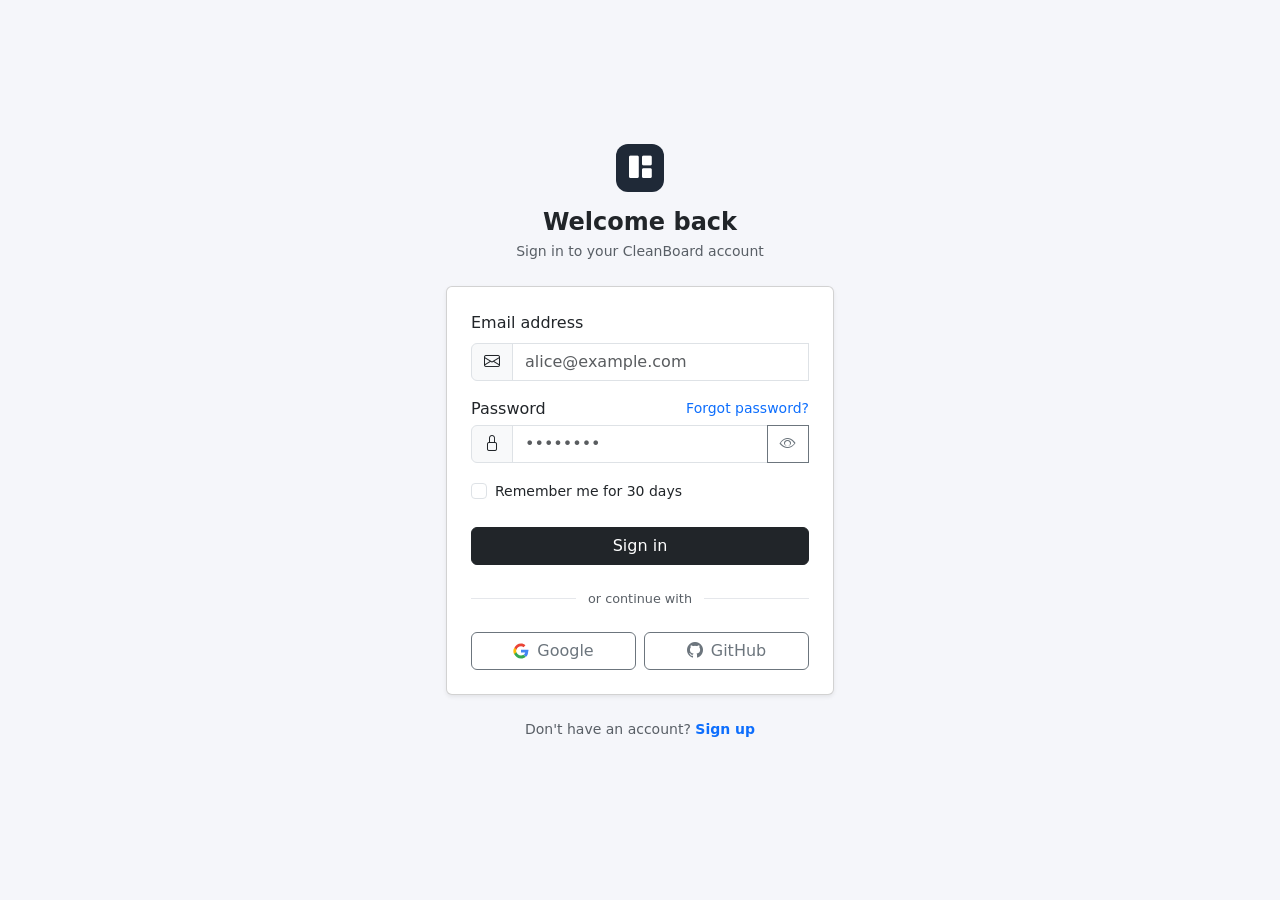
<file: src/login.html>
<!DOCTYPE html>
<html lang="en">
<head>
    <meta charset="UTF-8" />
    <meta name="viewport" content="width=device-width, initial-scale=1.0" />
    <title>Login — CleanBoard</title>

    <!-- Bootstrap 5 CSS -->
    <link href="https://cdn.jsdelivr.net/npm/bootstrap@5.3.3/dist/css/bootstrap.min.css" rel="stylesheet">

    <!-- Icons -->
    <link href="https://cdn.jsdelivr.net/npm/bootstrap-icons@1.11.3/font/bootstrap-icons.css" rel="stylesheet">
    <link rel="stylesheet" href="style.css">

    <style>
      body {
        min-height: 100vh;
        display: flex;
        align-items: center;
        justify-content: center;
      }

      .login-card {
        width: 100%;
        max-width: 420px;
      }
    </style>
</head>

<body>
<div class="login-card px-3">
    <div class="text-center mb-4">
        <div class="brand-icon mb-3" aria-hidden="true">
            <i class="bi bi-grid-1x2-fill"></i>
        </div>
        <h4 class="fw-bold mb-1">Welcome back</h4>
        <p class="text-muted small mb-0">Sign in to your CleanBoard account</p>
    </div>

    <div class="card shadow-sm">
        <div class="card-body p-4">
            <form id="login-form" novalidate>
                <div class="mb-3">
                    <label class="form-label" for="email">Email address</label>
                    <div class="input-group">
                        <span class="input-group-text"><i aria-hidden="true" class="bi bi-envelope"></i></span>
                        <input type="email" id="email" class="form-control" placeholder="alice@example.com" required autocomplete="email">
                        <div class="invalid-feedback">Enter a valid email address.</div>
                    </div>
                </div>

                <div class="mb-3">
                    <div class="d-flex justify-content-between align-items-center mb-1">
                        <label class="form-label mb-0" for="password">Password</label>
                        <a href="#" class="small text-decoration-none">Forgot password?</a>
                    </div>
                    <div class="input-group">
                        <span class="input-group-text"><i aria-hidden="true" class="bi bi-lock"></i></span>
                        <input type="password" id="password" class="form-control" placeholder="••••••••" required autocomplete="current-password" minlength="6">
                        <button class="btn btn-outline-secondary" type="button" id="pwd-toggle" tabindex="-1" aria-label="Toggle password visibility">
                            <i aria-hidden="true" class="bi bi-eye" id="pwd-icon"></i>
                        </button>
                        <div class="invalid-feedback">Password must be at least 6 characters.</div>
                    </div>
                </div>

                <div class="mb-4">
                    <div class="form-check">
                        <input class="form-check-input" type="checkbox" id="remember">
                        <label class="form-check-label small" for="remember">Remember me for 30 days</label>
                    </div>
                </div>

                <button type="submit" class="btn btn-dark w-100" id="submit-btn">
                    Sign in
                </button>
            </form>

            <div class="divider-text my-4">or continue with</div>

            <div class="d-flex gap-2">
                <button class="btn btn-outline-secondary w-50 d-flex align-items-center justify-content-center gap-2">
                    <svg aria-hidden="true" xmlns="http://www.w3.org/2000/svg" width="16" height="16" viewBox="0 0 48 48">
                        <path fill="#EA4335" d="M24 9.5c3.1 0 5.6 1.1 7.6 2.9l5.7-5.7C33.8 3.5 29.2 1.5 24 1.5 14.9 1.5 7.2 7.1 4 15l6.6 5.1C12.3 13.6 17.6 9.5 24 9.5z"/>
                        <path fill="#4285F4" d="M46.5 24.5c0-1.6-.1-3.1-.4-4.5H24v8.5h12.7c-.6 3-2.3 5.5-4.8 7.2l7.4 5.7c4.3-4 6.2-9.9 6.2-16.9z"/>
                        <path fill="#FBBC05" d="M10.6 28.6A14.5 14.5 0 0 1 9.5 24c0-1.6.3-3.2.8-4.6L3.7 14.3A23 23 0 0 0 1 24c0 3.7.9 7.2 2.5 10.3l7.1-5.7z"/>
                        <path fill="#34A853" d="M24 46.5c5.9 0 10.9-2 14.5-5.3l-7.4-5.7c-2 1.3-4.5 2.1-7.1 2.1-6.3 0-11.7-4.2-13.6-9.8l-6.9 5.3C7.3 41.1 15 46.5 24 46.5z"/>
                    </svg>
                    Google
                </button>
                <button class="btn btn-outline-secondary w-50 d-flex align-items-center justify-content-center gap-2">
                    <i aria-hidden="true" class="bi bi-github fs-6"></i>
                    GitHub
                </button>
            </div>
        </div>
    </div>

    <p class="text-center text-muted small mt-4">
        Don't have an account? <a href="signup.html" class="text-decoration-none fw-semibold">Sign up</a>
    </p>
</div>

<!-- Bootstrap & JS -->
<script src="https://cdn.jsdelivr.net/npm/bootstrap@5.3.3/dist/js/bootstrap.bundle.min.js"></script>
<script src="app.js"></script>

<script>
  // Password visibility toggle
  document.getElementById("pwd-toggle").addEventListener("click", () => {
    const input = document.getElementById("password");
    const icon = document.getElementById("pwd-icon");
    const isPassword = input.type === "password";
    input.type = isPassword ? "text" : "password";
    icon.className = isPassword ? "bi bi-eye-slash" : "bi bi-eye";
  });

  // Form validation + loading state
  document.getElementById("login-form").addEventListener("submit", (e) => {
    e.preventDefault();
    const form = e.currentTarget;
    form.classList.add("was-validated");

    if (!form.checkValidity()) return;

    const btn = document.getElementById("submit-btn");
    btn.disabled = true;
    btn.innerHTML = '<span class="spinner-border spinner-border-sm me-2" role="status" aria-hidden="true"></span>Signing in…';

    // Simulate async login — replace with real auth logic
    setTimeout(() => {
      window.location.href = "index.html";
    }, 1500);
  });
</script>
</body>
</html>
</file>
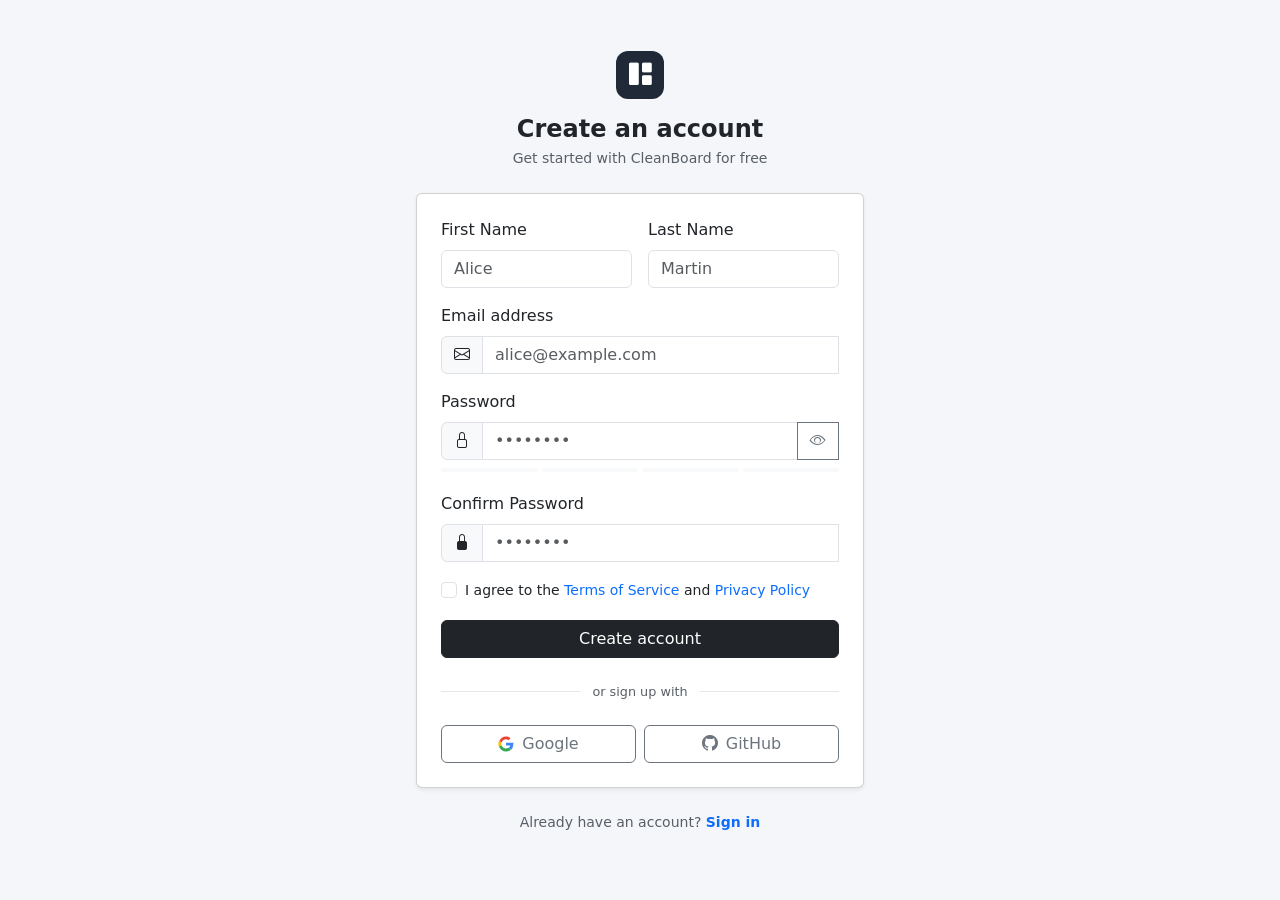
<file: src/signup.html>
<!DOCTYPE html>
<html lang="en">
<head>
    <meta charset="UTF-8" />
    <meta name="viewport" content="width=device-width, initial-scale=1.0" />
    <title>Sign Up — CleanBoard</title>

    <!-- Bootstrap 5 CSS -->
    <link href="https://cdn.jsdelivr.net/npm/bootstrap@5.3.3/dist/css/bootstrap.min.css" rel="stylesheet">

    <!-- Icons -->
    <link href="https://cdn.jsdelivr.net/npm/bootstrap-icons@1.11.3/font/bootstrap-icons.css" rel="stylesheet">
    <link rel="stylesheet" href="style.css">

    <style>
      body {
        min-height: 100vh;
        display: flex;
        align-items: center;
        justify-content: center;
        padding: 2rem 0;
      }

      .signup-card {
        width: 100%;
        max-width: 480px;
      }

      .password-strength {
        height: 4px;
        border-radius: 2px;
        transition: width 0.3s, background-color 0.3s;
      }
    </style>
</head>

<body>
<div class="signup-card px-3">
    <div class="text-center mb-4">
        <div class="brand-icon mb-3" aria-hidden="true">
            <i class="bi bi-grid-1x2-fill"></i>
        </div>
        <h4 class="fw-bold mb-1">Create an account</h4>
        <p class="text-muted small mb-0">Get started with CleanBoard for free</p>
    </div>

    <div class="card shadow-sm">
        <div class="card-body p-4">
            <form id="signup-form" novalidate>
                <div class="row g-3">

                    <div class="col-6">
                        <label class="form-label" for="first-name">First Name</label>
                        <input type="text" id="first-name" class="form-control" placeholder="Alice" required autocomplete="given-name">
                        <div class="invalid-feedback">Required.</div>
                    </div>
                    <div class="col-6">
                        <label class="form-label" for="last-name">Last Name</label>
                        <input type="text" id="last-name" class="form-control" placeholder="Martin" required autocomplete="family-name">
                        <div class="invalid-feedback">Required.</div>
                    </div>

                    <div class="col-12">
                        <label class="form-label" for="email">Email address</label>
                        <div class="input-group">
                            <span class="input-group-text"><i aria-hidden="true" class="bi bi-envelope"></i></span>
                            <input type="email" id="email" class="form-control" placeholder="alice@example.com" required autocomplete="email">
                            <div class="invalid-feedback">Enter a valid email address.</div>
                        </div>
                    </div>

                    <div class="col-12">
                        <label class="form-label" for="password">Password</label>
                        <div class="input-group">
                            <span class="input-group-text"><i aria-hidden="true" class="bi bi-lock"></i></span>
                            <input type="password" id="password" class="form-control" placeholder="••••••••" required minlength="8" autocomplete="new-password">
                            <button class="btn btn-outline-secondary" type="button" id="pwd-toggle" tabindex="-1" aria-label="Toggle password visibility">
                                <i aria-hidden="true" class="bi bi-eye" id="pwd-icon"></i>
                            </button>
                            <div class="invalid-feedback">Password must be at least 8 characters.</div>
                        </div>
                        <!-- Strength meter -->
                        <div class="mt-2">
                            <div class="d-flex gap-1 mb-1">
                                <div class="flex-grow-1 bg-light rounded" style="height:4px;"><div class="password-strength h-100 rounded" id="bar-1"></div></div>
                                <div class="flex-grow-1 bg-light rounded" style="height:4px;"><div class="password-strength h-100 rounded" id="bar-2"></div></div>
                                <div class="flex-grow-1 bg-light rounded" style="height:4px;"><div class="password-strength h-100 rounded" id="bar-3"></div></div>
                                <div class="flex-grow-1 bg-light rounded" style="height:4px;"><div class="password-strength h-100 rounded" id="bar-4"></div></div>
                            </div>
                            <div class="text-muted" style="font-size:0.75rem;" id="strength-label"></div>
                        </div>
                    </div>

                    <div class="col-12">
                        <label class="form-label" for="confirm-password">Confirm Password</label>
                        <div class="input-group">
                            <span class="input-group-text"><i aria-hidden="true" class="bi bi-lock-fill"></i></span>
                            <input type="password" id="confirm-password" class="form-control" placeholder="••••••••" required autocomplete="new-password">
                            <div class="invalid-feedback" id="confirm-feedback">Passwords do not match.</div>
                        </div>
                    </div>

                    <div class="col-12">
                        <div class="form-check">
                            <input class="form-check-input" type="checkbox" id="terms" required>
                            <label class="form-check-label small" for="terms">
                                I agree to the <a href="#" class="text-decoration-none">Terms of Service</a> and <a href="#" class="text-decoration-none">Privacy Policy</a>
                            </label>
                            <div class="invalid-feedback">You must agree to continue.</div>
                        </div>
                    </div>

                    <div class="col-12">
                        <button type="submit" class="btn btn-dark w-100" id="submit-btn">
                            Create account
                        </button>
                    </div>

                </div>
            </form>

            <div class="divider-text my-4">or sign up with</div>

            <div class="d-flex gap-2">
                <button class="btn btn-outline-secondary w-50 d-flex align-items-center justify-content-center gap-2">
                    <svg aria-hidden="true" xmlns="http://www.w3.org/2000/svg" width="16" height="16" viewBox="0 0 48 48">
                        <path fill="#EA4335" d="M24 9.5c3.1 0 5.6 1.1 7.6 2.9l5.7-5.7C33.8 3.5 29.2 1.5 24 1.5 14.9 1.5 7.2 7.1 4 15l6.6 5.1C12.3 13.6 17.6 9.5 24 9.5z"/>
                        <path fill="#4285F4" d="M46.5 24.5c0-1.6-.1-3.1-.4-4.5H24v8.5h12.7c-.6 3-2.3 5.5-4.8 7.2l7.4 5.7c4.3-4 6.2-9.9 6.2-16.9z"/>
                        <path fill="#FBBC05" d="M10.6 28.6A14.5 14.5 0 0 1 9.5 24c0-1.6.3-3.2.8-4.6L3.7 14.3A23 23 0 0 0 1 24c0 3.7.9 7.2 2.5 10.3l7.1-5.7z"/>
                        <path fill="#34A853" d="M24 46.5c5.9 0 10.9-2 14.5-5.3l-7.4-5.7c-2 1.3-4.5 2.1-7.1 2.1-6.3 0-11.7-4.2-13.6-9.8l-6.9 5.3C7.3 41.1 15 46.5 24 46.5z"/>
                    </svg>
                    Google
                </button>
                <button class="btn btn-outline-secondary w-50 d-flex align-items-center justify-content-center gap-2">
                    <i aria-hidden="true" class="bi bi-github fs-6"></i>
                    GitHub
                </button>
            </div>
        </div>
    </div>

    <p class="text-center text-muted small mt-4">
        Already have an account? <a href="login.html" class="text-decoration-none fw-semibold">Sign in</a>
    </p>
</div>

<!-- Bootstrap & JS -->
<script src="https://cdn.jsdelivr.net/npm/bootstrap@5.3.3/dist/js/bootstrap.bundle.min.js"></script>
<script src="app.js"></script>

<script>
  // Password visibility toggle
  document.getElementById("pwd-toggle").addEventListener("click", () => {
    const input = document.getElementById("password");
    const icon = document.getElementById("pwd-icon");
    const isPassword = input.type === "password";
    input.type = isPassword ? "text" : "password";
    icon.className = isPassword ? "bi bi-eye-slash" : "bi bi-eye";
  });

  // Password strength meter
  document.getElementById("password").addEventListener("input", (e) => {
    const val = e.target.value;
    const bars = [1, 2, 3, 4].map(i => document.getElementById(`bar-${i}`));
    const label = document.getElementById("strength-label");

    const hasLength  = val.length >= 8;
    const hasUpper   = /[A-Z]/.test(val);
    const hasNumber  = /[0-9]/.test(val);
    const hasSpecial = /[^A-Za-z0-9]/.test(val);
    const score = [hasLength, hasUpper, hasNumber, hasSpecial].filter(Boolean).length;

    const levels = [
      { color: "bg-danger",  text: "Weak" },
      { color: "bg-danger",  text: "Weak" },
      { color: "bg-warning", text: "Fair" },
      { color: "bg-info",    text: "Good" },
      { color: "bg-success", text: "Strong" },
    ];

    bars.forEach((bar, i) => {
      bar.className = "password-strength h-100 rounded";
      if (val.length > 0 && i < score) bar.classList.add(levels[score].color);
    });

    label.textContent = val.length > 0 ? levels[score].text : "";
    label.className = val.length > 0
      ? `text-${levels[score].color.replace("bg-", "")} fw-semibold`
      : "text-muted";
  });

  // Form submission
  document.getElementById("signup-form").addEventListener("submit", (e) => {
    e.preventDefault();
    const form = e.currentTarget;
    const password = document.getElementById("password");
    const confirm  = document.getElementById("confirm-password");

    // Check password match before running native validation
    if (password.value !== confirm.value) {
      confirm.setCustomValidity("Passwords do not match.");
    } else {
      confirm.setCustomValidity("");
    }

    form.classList.add("was-validated");
    if (!form.checkValidity()) return;

    const btn = document.getElementById("submit-btn");
    btn.disabled = true;
    btn.innerHTML = '<span class="spinner-border spinner-border-sm me-2" role="status" aria-hidden="true"></span>Creating account…';

    // Simulate async sign-up — replace with real auth logic
    setTimeout(() => {
      window.location.href = "index.html";
    }, 1500);
  });

  // Re-validate confirm field on each keystroke
  document.getElementById("confirm-password").addEventListener("input", () => {
    const password = document.getElementById("password");
    const confirm  = document.getElementById("confirm-password");
    confirm.setCustomValidity(password.value !== confirm.value ? "Passwords do not match." : "");
  });
</script>
</body>
</html>
</file>
<file: src/style.css>
/* ============================================================
   CleanBoard – shared styles
   ============================================================ */

/* Base */
body {
  font-family: system-ui, sans-serif;
  background-color: #f5f6fa;
}

/* Layout */
.layout-wrapper {
  display: flex;
  height: 100vh;
  overflow: hidden;
}

/* Sidebar */
.sidebar {
  width: 250px;
  background-color: #1f2937;
  color: #fff;
  flex-shrink: 0;
  padding: 1rem;
  overflow-y: auto;
  transition: width 0.3s;
}
.sidebar .nav-link {
  color: #cbd5e1;
  margin: 5px 0;
}
.sidebar .nav-link.active,
.sidebar .nav-link:hover {
  background: rgba(255, 255, 255, 0.1);
  color: #fff;
}

/* Content */
.content {
  flex-grow: 1;
  overflow-y: auto;
  padding: 2rem;
}

/* Topbar */
.topbar {
  background: #fff;
  padding: 0.75rem 1rem;
  border-bottom: 1px solid #e5e7eb;
  margin: -2rem -2rem 0 -2rem;
}

/* Notifications dropdown */
.notif-item.unread {
  background-color: #f0f4ff;
}
.notif-item:hover {
  background-color: #f5f6fa;
}

/* Responsive sidebar */
@media (max-width: 991px) {
  .sidebar {
    position: fixed;
    height: 100%;
    left: -250px;
    z-index: 200;
  }
  .sidebar.open {
    left: 0;
  }
  .sidebar-backdrop {
    display: none;
    position: fixed;
    inset: 0;
    background: rgba(0, 0, 0, 0.4);
    z-index: 199;
  }
  .sidebar-backdrop.show {
    display: block;
  }
}

/* Auth pages (login, signup) */
.brand-icon {
  width: 48px;
  height: 48px;
  background-color: #1f2937;
  border-radius: 12px;
  display: inline-flex;
  align-items: center;
  justify-content: center;
  color: #fff;
  font-size: 1.4rem;
}
.divider-text {
  display: flex;
  align-items: center;
  gap: 0.75rem;
  color: #595f66;
  font-size: 0.8rem;
}
.divider-text::before,
.divider-text::after {
  content: '';
  flex: 1;
  height: 1px;
  background: #e5e7eb;
}

/* Accessibility: WCAG 2.1 AA contrast overrides */
.text-muted {
  color: #595f66 !important;
}
.badge.bg-danger {
  background-color: #a02330 !important;
}
</file>
